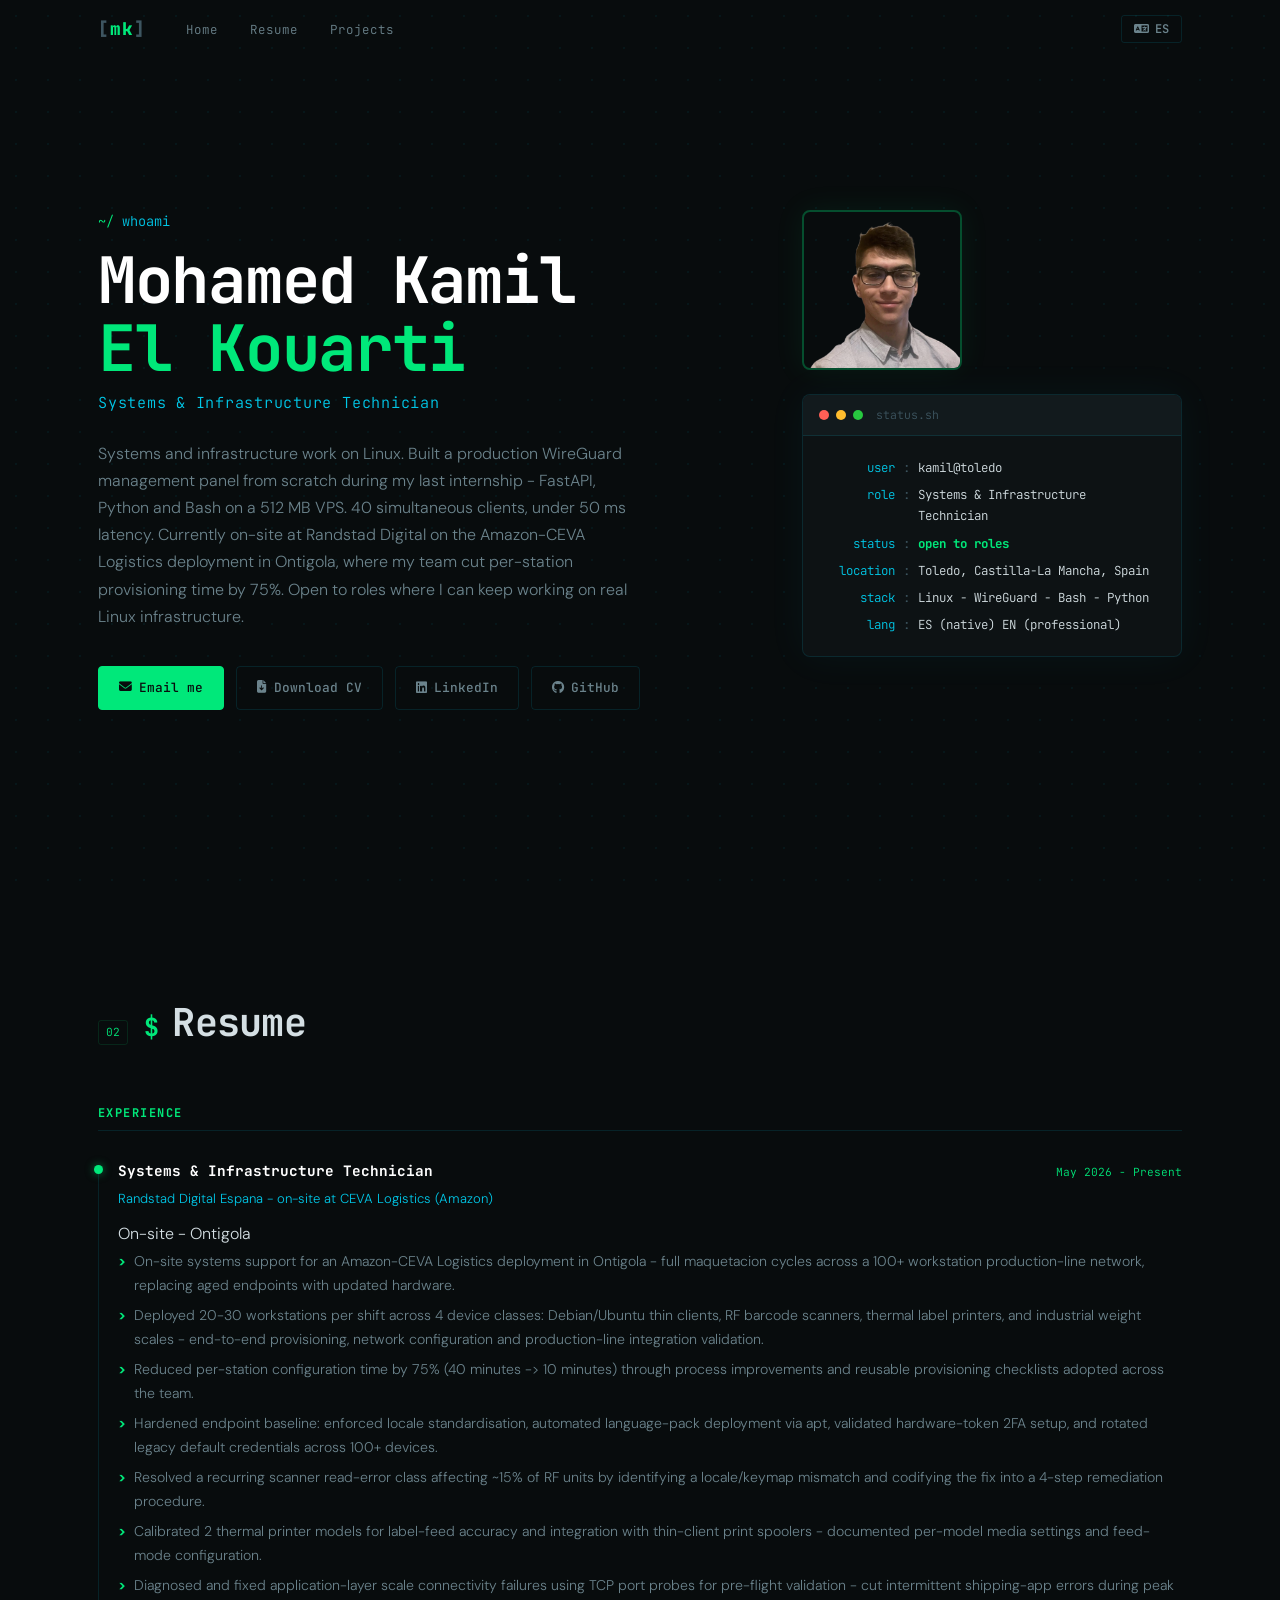
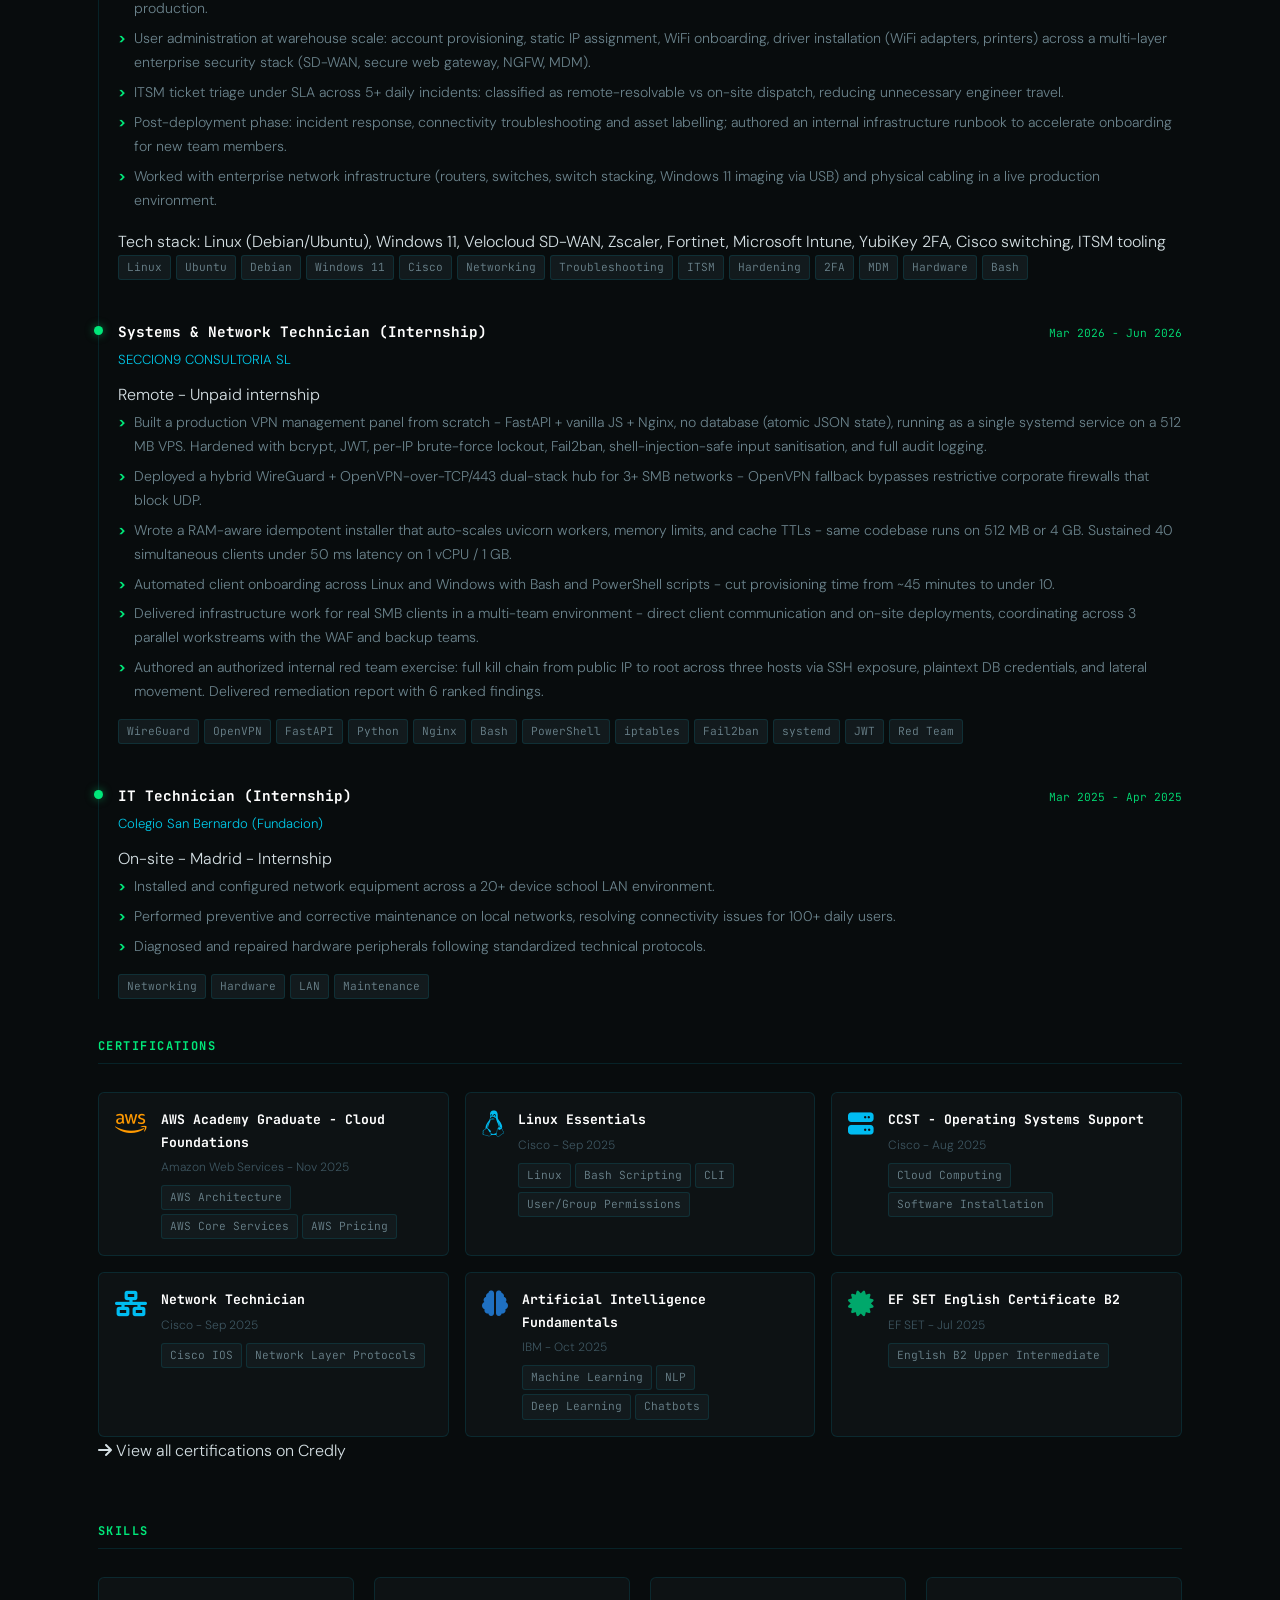
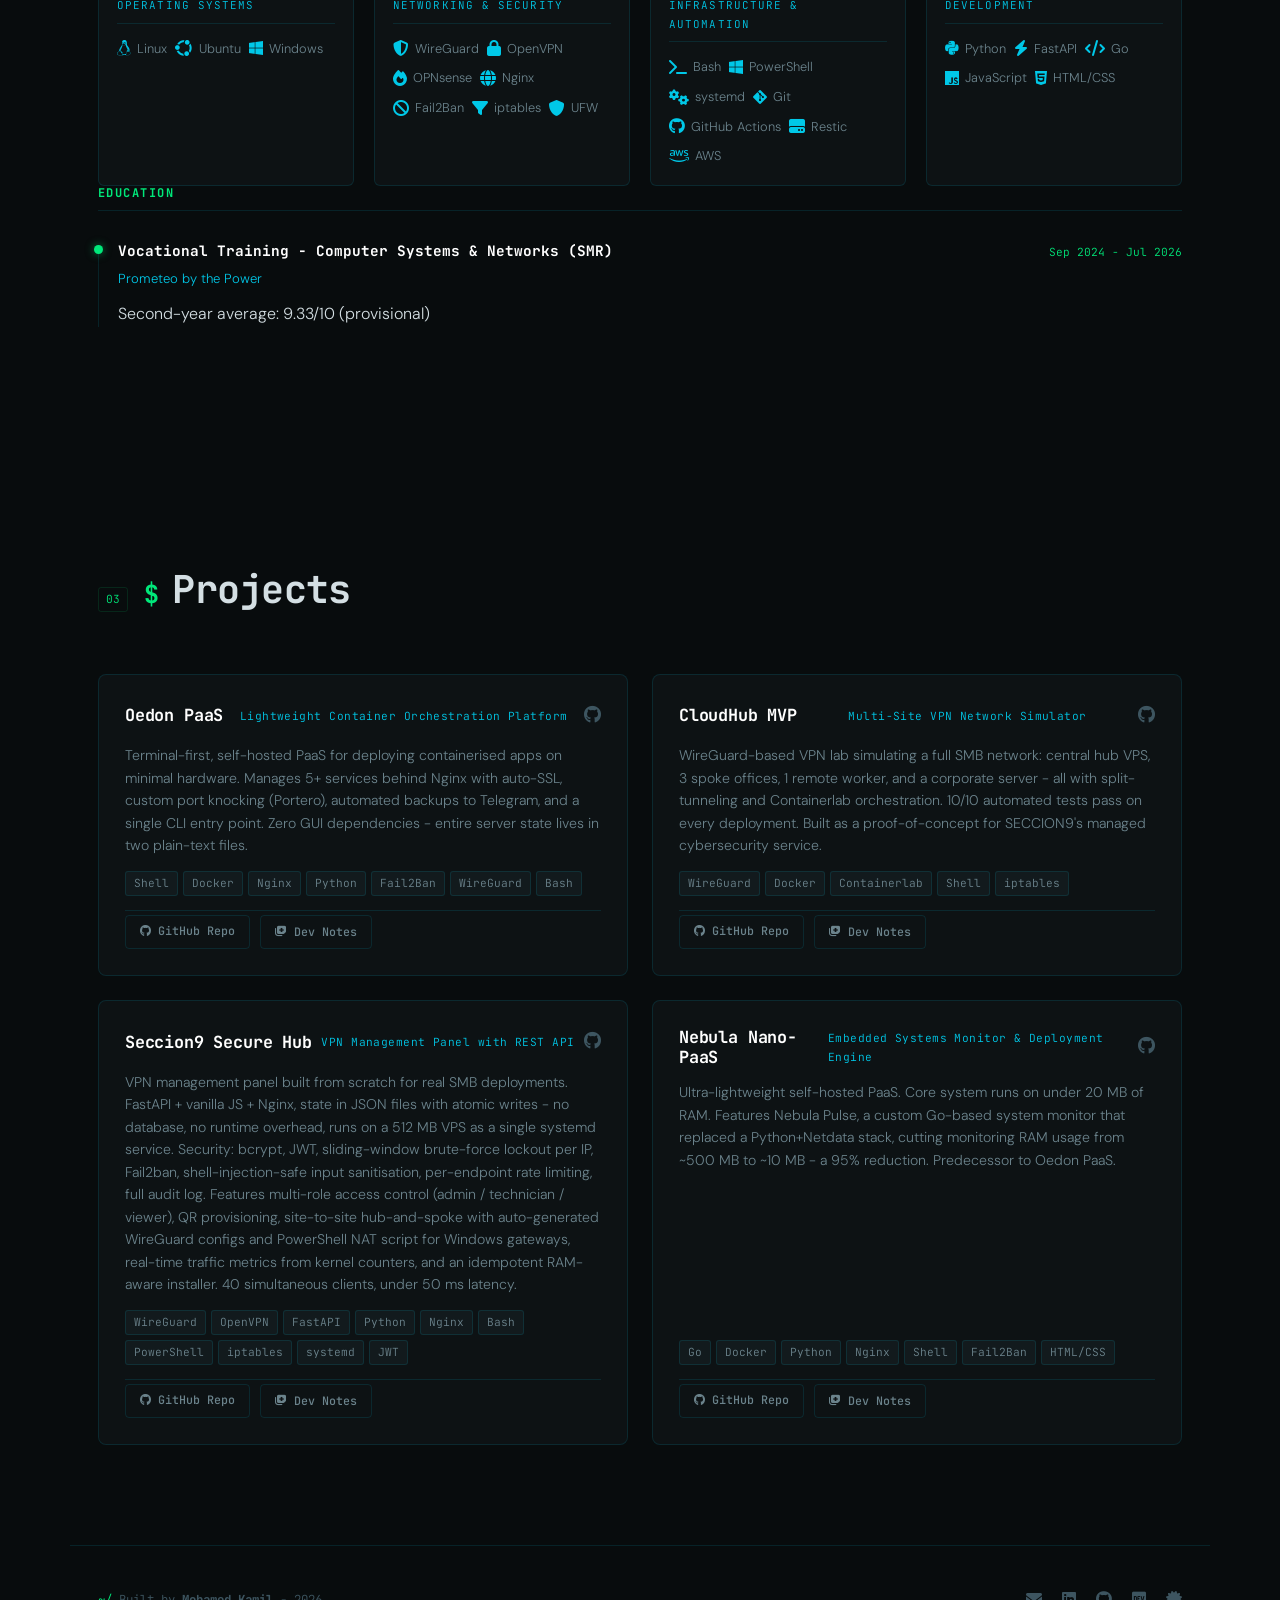
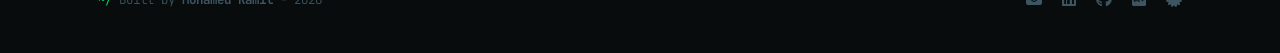
<file: index.html>
<!DOCTYPE html>
<html lang="en">
<head>
  <meta charset="UTF-8" />
  <meta name="viewport" content="width=device-width, initial-scale=1.0" />
  <title>Mohamed Kamil El Kouarti Mechhidan - Systems Technician | Toledo, Spain</title>
  <meta name="description" content="Portfolio of Mohamed Kamil El Kouarti Mechhidan - Systems Technician (SMR student) specializing in Linux, WireGuard, Bash, Python, FastAPI. Based in Toledo, Spain." />
  <meta property="og:title" content="Mohamed Kamil El Kouarti Mechhidan - Systems Technician" />
  <meta property="og:description" content="Systems Technician. Linux, WireGuard, Docker, Bash, Python. Toledo, Spain." />
  <meta property="og:type" content="website" />

  <meta name="author" content="Mohamed Kamil El Kouarti Mechhidan" />
  <meta name="google-site-verification" content="816b3b366f4fe226" />

  <!-- Favicon -->
  <link rel="icon" type="image/png" href="assets/favicon.png" />

  <!-- Fonts -->
  <link rel="preconnect" href="https://fonts.googleapis.com" />
  <link rel="preconnect" href="https://fonts.gstatic.com" crossorigin />
  <link href="https://fonts.googleapis.com/css2?family=JetBrains+Mono:wght@400;500;700;800&family=DM+Sans:ital,wght@0,300;0,400;0,500;1,300&display=swap" rel="stylesheet" />

  <!-- Icons -->
  <link rel="stylesheet" href="https://cdnjs.cloudflare.com/ajax/libs/font-awesome/6.5.0/css/all.min.css" />

  <link rel="stylesheet" href="styles.css" />
</head>
<body>

  <!-- ── NAVIGATION ─────────────────────────────────────────── -->
  <nav id="navbar">
    <div class="nav-inner">
      <a class="nav-logo" href="#home">
        <span class="logo-bracket">[</span>mk<span class="logo-bracket">]</span>
      </a>
      <ul class="nav-links">
        <li><a href="#home"   data-i18n="nav.home">Home</a></li>
        <li><a href="#resume" data-i18n="nav.resume">Resume</a></li>
        <li><a href="#projects" data-i18n="nav.projects">Projects</a></li>
      </ul>
      <button id="lang-toggle" aria-label="Toggle language">
        <i class="fa-solid fa-language"></i>
        <span id="lang-label">ES</span>
      </button>
    </div>
  </nav>

  <!-- ── HOME ───────────────────────────────────────────────── -->
  <section id="home">
    <div class="hero-grid">

      <div class="hero-text">
        <p class="hero-pre"><span class="prompt">~/</span> <span class="cmd" data-i18n="hero.greeting">whoami</span></p>
        <h1 class="hero-name">Mohamed Kamil<br /><span class="hero-surname">El Kouarti</span></h1>
        <p class="hero-role" data-i18n="hero.role">Systems Technician - SMR student</p>
        <p class="hero-bio" data-i18n="hero.bio"></p>

        <div class="hero-cta">
          <button class="btn btn-primary" id="email-copy-btn">
            <i class="fa-solid fa-envelope"></i>
            <span data-i18n="hero.cta.email">Email me</span>
          </button>
          <a class="btn btn-outline" id="cv-download-btn" href="assets/cv_en.pdf" download>
            <i class="fa-solid fa-file-arrow-down"></i>
            <span data-i18n="hero.cta.cv">Download CV</span>
          </a>
          <a class="btn btn-outline" href="https://www.linkedin.com/in/elkouarti/" target="_blank" rel="noopener">
            <i class="fa-brands fa-linkedin"></i>
            LinkedIn
          </a>
          <a class="btn btn-outline" href="https://github.com/MohamedKamil-hub" target="_blank" rel="noopener">
            <i class="fa-brands fa-github"></i>
            GitHub
          </a>
        </div>
      </div>

      <div class="hero-right">
        <!-- Profile photo -->
        <div class="hero-photo">
          <img src="assets/pfp.png" alt="Mohamed Kamil El Kouarti" loading="eager" />
        </div>

        <!-- Terminal status card -->
        <div class="hero-card">
          <div class="card-header">
            <span class="dot red"></span><span class="dot yellow"></span><span class="dot green"></span>
            <span class="card-title">status.sh</span>
          </div>
          <div class="card-body" id="status-terminal">
            <!-- filled by JS -->
          </div>
        </div>
      </div>

    </div>
  </section>

  <!-- ── RESUME ──────────────────────────────────────────────── -->
  <section id="resume">
    <div class="section-header">
      <span class="section-tag">02</span>
      <h2 data-i18n="resume.title">Resume</h2>
    </div>

    <!-- Experience (full width) -->
    <div class="resume-col resume-col-full">
      <h3 class="col-label" data-i18n="resume.exp">Experience</h3>
      <div class="timeline" id="timeline-exp">
        <!-- filled by JS -->
      </div>
    </div>

    <!-- Certifications -->
    <div class="certs-block">
      <h3 class="col-label" data-i18n="resume.certs">Certifications</h3>
      <div class="certs-grid" id="certs-grid">
        <!-- filled by JS -->
      </div>
      <p class="certs-more">
        <a id="credly-link" href="https://www.credly.com/users/mohamed-kamil-el-kouarti-mechhidan" target="_blank" rel="noopener">
          <i class="fa-solid fa-arrow-right"></i>
          <span data-i18n="resume.certs.more">View all certifications on Credly</span>
        </a>
      </p>
    </div>

    <!-- Skills -->
    <div class="skills-block">
      <h3 class="col-label" data-i18n="resume.skills">Skills</h3>
      <div class="skills-grid" id="skills-grid">
        <!-- filled by JS -->
      </div>
    </div>

    <!-- Education (moved below) -->
    <div class="edu-block">
      <h3 class="col-label" data-i18n="resume.edu">Education</h3>
      <div class="timeline" id="timeline-edu">
        <!-- filled by JS -->
      </div>
    </div>
  </section>

  <!-- ── PROJECTS ────────────────────────────────────────────── -->
  <section id="projects">
    <div class="section-header">
      <span class="section-tag">03</span>
      <h2 data-i18n="projects.title">Projects</h2>
    </div>
    <div class="projects-grid" id="projects-grid">
      <!-- filled by JS -->
    </div>
  </section>

  <!-- ── FOOTER ─────────────────────────────────────────────── -->
  <footer id="footer">
    <p>
      <span class="prompt">~/</span>
      <span data-i18n="footer.made">Built by</span>
      <strong>Mohamed Kamil</strong> - <span id="footer-year"></span>
    </p>
    <p class="footer-links">
      <a href="mailto:kouartimohamedkamil@gmail.com" title="Email"><i class="fa-solid fa-envelope"></i></a>
      <a href="https://www.linkedin.com/in/elkouarti/" target="_blank" rel="noopener" title="LinkedIn"><i class="fa-brands fa-linkedin"></i></a>
      <a href="https://github.com/MohamedKamil-hub" target="_blank" rel="noopener" title="GitHub"><i class="fa-brands fa-github"></i></a>
      <a href="https://dev.to/mohamedkamil" target="_blank" rel="noopener" title="dev.to"><i class="fa-brands fa-dev"></i></a>
      <a href="https://www.credly.com/users/mohamed-kamil-el-kouarti-mechhidan" target="_blank" rel="noopener" title="Credly"><i class="fa-solid fa-certificate"></i></a>
    </p>
  </footer>

  <!-- ── MODAL ──────────────────────────────────────────────── -->
  <div id="modal-overlay" class="modal-overlay hidden" role="dialog" aria-modal="true">
    <div class="modal-box">
      <div class="modal-header">
        <div class="modal-dots">
          <span class="dot red"></span><span class="dot yellow"></span><span class="dot green"></span>
        </div>
        <span class="modal-title-text" id="modal-title"></span>
        <button class="modal-close" id="modal-close" aria-label="Close">
          <i class="fa-solid fa-xmark"></i>
        </button>
      </div>
      <div class="modal-body" id="modal-body">
        <!-- filled by JS -->
      </div>
    </div>
  </div>

  <!-- ── TOAST ──────────────────────────────────────────────── -->
  <div id="toast" class="toast" aria-live="polite"></div>

  <script src="data.js"></script>
  <script src="main.js"></script>
</body>
</html>
</file>
<file: styles.css>
/* ─────────────────────────────────────────────────────────────
   styles.css  —  Terminal-clean portfolio
   Theme: Deep dark + phosphor green accents + cyan secondaries
   Fonts: JetBrains Mono (headers/accents) + DM Sans (body)
───────────────────────────────────────────────────────────── */

/* ── Reset & Base ──────────────────────────────────────────── */
*, *::before, *::after { box-sizing: border-box; margin: 0; padding: 0; }

:root {
  /* Core palette */
  --bg:         #080c0d;
  --bg-1:       #0d1214;
  --bg-2:       #121a1d;
  --bg-3:       #172024;

  /* Accents */
  --green:      #00e87a;
  --green-dim:  rgba(0, 232, 122, 0.12);
  --cyan:       #00c8e8;
  --cyan-dim:   rgba(0, 200, 232, 0.1);
  --amber:      #f0a500;

  /* Text */
  --text:       #d4dfe3;
  --text-muted: #6b838c;
  --text-dim:   #3d5560;

  /* Borders */
  --border:     rgba(0, 200, 232, 0.12);
  --border-hi:  rgba(0, 232, 122, 0.3);

  /* Typography */
  --font-mono:  'JetBrains Mono', 'Fira Code', monospace;
  --font-body:  'DM Sans', 'Inter', sans-serif;

  /* Spacing */
  --max-w:      1140px;
  --section-py: 100px;
}

html { scroll-behavior: smooth; font-size: 16px; }

body {
  background: var(--bg);
  color: var(--text);
  font-family: var(--font-body);
  font-weight: 300;
  line-height: 1.7;
  overflow-x: hidden;
}

/* Subtle dot-grid background */
body::before {
  content: '';
  position: fixed;
  inset: 0;
  background-image:
    radial-gradient(circle, rgba(0,200,232,0.06) 1px, transparent 1px);
  background-size: 32px 32px;
  pointer-events: none;
  z-index: 0;
}

section, nav, footer { position: relative; z-index: 1; }

a { color: inherit; text-decoration: none; }
ul { list-style: none; }

/* ── Typography ───────────────────────────────────────────── */
h1, h2, h3, h4 {
  font-family: var(--font-mono);
  font-weight: 700;
  line-height: 1.2;
  letter-spacing: -0.02em;
}

code {
  font-family: var(--font-mono);
  font-size: 0.85em;
  color: var(--green);
  background: var(--green-dim);
  padding: 1px 5px;
  border-radius: 3px;
}

/* ── Scrollbar ────────────────────────────────────────────── */
::-webkit-scrollbar { width: 6px; }
::-webkit-scrollbar-track { background: var(--bg); }
::-webkit-scrollbar-thumb { background: var(--border-hi); border-radius: 3px; }

/* ── Utility ──────────────────────────────────────────────── */
.prompt { color: var(--green); font-family: var(--font-mono); }
.cmd    { color: var(--cyan);  font-family: var(--font-mono); }

.tag {
  display: inline-block;
  padding: 2px 8px;
  font-family: var(--font-mono);
  font-size: 0.7rem;
  background: var(--bg-2);
  border: 1px solid var(--border);
  border-radius: 3px;
  color: var(--text-muted);
  transition: border-color 0.2s, color 0.2s;
}
.tag:hover { border-color: var(--green); color: var(--green); }

/* ── Buttons ──────────────────────────────────────────────── */
.btn {
  display: inline-flex;
  align-items: center;
  gap: 7px;
  padding: 10px 20px;
  font-family: var(--font-mono);
  font-size: 0.8rem;
  font-weight: 500;
  border-radius: 4px;
  border: 1px solid transparent;
  cursor: pointer;
  transition: all 0.2s ease;
  white-space: nowrap;
}

.btn-primary {
  background: var(--green);
  color: var(--bg);
  border-color: var(--green);
}
.btn-primary:hover {
  background: transparent;
  color: var(--green);
  box-shadow: 0 0 16px rgba(0,232,122,0.25);
}

.btn-outline {
  background: transparent;
  color: var(--text-muted);
  border-color: var(--border);
}
.btn-outline:hover {
  border-color: var(--cyan);
  color: var(--cyan);
  box-shadow: 0 0 12px rgba(0,200,232,0.15);
}

.btn-accent {
  background: transparent;
  color: var(--text-muted);
  border: 1px solid var(--border);
}
.btn-accent:hover {
  border-color: var(--amber);
  color: var(--amber);
  box-shadow: 0 0 12px rgba(240,165,0,0.15);
}

.btn-sm { padding: 6px 14px; font-size: 0.73rem; }

/* ── Scroll reveal ────────────────────────────────────────── */
.project-card,
.cert-card,
.timeline-item,
.skill-group {
  opacity: 0;
  transform: translateY(20px);
  transition: opacity 0.5s ease, transform 0.5s ease;
}
.project-card.revealed,
.cert-card.revealed,
.timeline-item.revealed,
.skill-group.revealed {
  opacity: 1;
  transform: none;
}

/* ── NAVIGATION ───────────────────────────────────────────── */
#navbar {
  position: fixed;
  top: 0; left: 0; right: 0;
  z-index: 100;
  height: 58px;
  background: transparent;
  transition: background 0.3s, border-bottom 0.3s;
}
#navbar.scrolled {
  background: rgba(8, 12, 13, 0.92);
  backdrop-filter: blur(12px);
  border-bottom: 1px solid var(--border);
}

.nav-inner {
  max-width: var(--max-w);
  margin: auto;
  height: 100%;
  padding: 0 28px;
  display: flex;
  align-items: center;
  gap: 40px;
}

.nav-logo {
  font-family: var(--font-mono);
  font-weight: 800;
  font-size: 1.1rem;
  color: var(--green);
  letter-spacing: 0.05em;
}
.logo-bracket { color: var(--text-dim); }

.nav-links {
  display: flex;
  gap: 32px;
  flex: 1;
}
.nav-links a {
  font-family: var(--font-mono);
  font-size: 0.78rem;
  color: var(--text-muted);
  letter-spacing: 0.08em;
  transition: color 0.2s;
  position: relative;
}
.nav-links a::after {
  content: '';
  position: absolute;
  bottom: -3px; left: 0; right: 0;
  height: 1px;
  background: var(--green);
  transform: scaleX(0);
  transition: transform 0.2s;
}
.nav-links a:hover,
.nav-links a.active { color: var(--green); }
.nav-links a.active::after,
.nav-links a:hover::after { transform: scaleX(1); }

#lang-toggle {
  margin-left: auto;
  display: flex;
  align-items: center;
  gap: 6px;
  padding: 5px 12px;
  font-family: var(--font-mono);
  font-size: 0.75rem;
  font-weight: 600;
  background: transparent;
  border: 1px solid var(--border);
  border-radius: 3px;
  color: var(--text-muted);
  cursor: pointer;
  transition: all 0.2s;
}
#lang-toggle:hover {
  border-color: var(--cyan);
  color: var(--cyan);
}

/* ── SECTION HEADERS ──────────────────────────────────────── */
.section-header {
  display: flex;
  align-items: baseline;
  gap: 16px;
  margin-bottom: 60px;
}
.section-tag {
  font-family: var(--font-mono);
  font-size: 0.7rem;
  color: var(--green);
  border: 1px solid var(--green-dim);
  padding: 2px 7px;
  border-radius: 3px;
}
.section-header h2 {
  font-size: clamp(1.6rem, 4vw, 2.4rem);
  color: var(--text);
}
.section-header h2::before {
  content: '$ ';
  color: var(--green);
  font-size: 0.65em;
}

/* ── HOME ─────────────────────────────────────────────────── */
#home {
  min-height: 100vh;
  padding: 120px 28px var(--section-py);
  max-width: var(--max-w);
  margin: auto;
  display: flex;
  flex-direction: column;
  justify-content: center;
}

.hero-grid {
  display: grid;
  grid-template-columns: 1fr 380px;
  gap: 60px;
  align-items: start;
}

/* Typed-in animation for hero text */
.hero-pre {
  font-family: var(--font-mono);
  font-size: 0.85rem;
  color: var(--text-muted);
  margin-bottom: 14px;
  animation: fadeSlideUp 0.5s ease both;
}

.hero-name {
  font-size: clamp(2.4rem, 6vw, 4rem);
  color: #fff;
  line-height: 1.05;
  margin-bottom: 8px;
  animation: fadeSlideUp 0.5s 0.1s ease both;
}
.hero-surname {
  color: var(--green);
  display: block;
}

.hero-role {
  font-family: var(--font-mono);
  font-size: 0.95rem;
  color: var(--cyan);
  letter-spacing: 0.05em;
  margin-bottom: 24px;
  animation: fadeSlideUp 0.5s 0.2s ease both;
}

.hero-bio {
  font-size: 1rem;
  color: var(--text-muted);
  max-width: 540px;
  margin-bottom: 36px;
  animation: fadeSlideUp 0.5s 0.3s ease both;
}

.hero-cta {
  display: flex;
  flex-wrap: wrap;
  gap: 12px;
  animation: fadeSlideUp 0.5s 0.4s ease both;
}

/* ── Hero right column: photo + terminal ──────────────────── */
.hero-right {
  display: flex;
  flex-direction: column;
  gap: 24px;
  animation: fadeSlideUp 0.5s 0.5s ease both;
}

/* Profile photo */
.hero-photo {
  width: 160px;
  height: 160px;
  border-radius: 8px;
  overflow: hidden;
  border: 2px solid var(--border-hi);
  box-shadow: 0 0 30px rgba(0,232,122,0.08);
  transition: border-color 0.3s, box-shadow 0.3s;
}
.hero-photo:hover {
  border-color: var(--green);
  box-shadow: 0 0 40px rgba(0,232,122,0.15);
}
.hero-photo img {
  width: 100%;
  height: 100%;
  object-fit: cover;
  display: block;
  filter: grayscale(20%);
  transition: filter 0.3s;
}
.hero-photo:hover img {
  filter: grayscale(0%);
}

/* ── Terminal status card ──────────────────────────────────── */
.hero-card {
  background: var(--bg-1);
  border: 1px solid var(--border);
  border-radius: 8px;
  overflow: hidden;
  box-shadow: 0 0 40px rgba(0,200,232,0.05);
  transition: border-color 0.3s, box-shadow 0.3s;
}
.hero-card:hover {
  border-color: var(--border-hi);
  box-shadow: 0 0 40px rgba(0,232,122,0.08);
}

.card-header {
  display: flex;
  align-items: center;
  gap: 7px;
  padding: 10px 16px;
  background: var(--bg-2);
  border-bottom: 1px solid var(--border);
}
.dot {
  width: 10px; height: 10px;
  border-radius: 50%;
}
.dot.red    { background: #ff5f56; }
.dot.yellow { background: #ffbd2e; }
.dot.green  { background: #27c93f; }

.card-title {
  font-family: var(--font-mono);
  font-size: 0.72rem;
  color: var(--text-dim);
  margin-left: 6px;
}

.card-body {
  padding: 18px 20px;
}

.term-line {
  display: flex;
  gap: 8px;
  font-family: var(--font-mono);
  font-size: 0.78rem;
  padding: 3px 0;
  opacity: 0;
  animation: termReveal 0.3s ease forwards;
}
.term-key {
  color: var(--cyan);
  min-width: 72px;
  text-align: right;
}
.term-sep { color: var(--text-dim); }
.term-val {
  color: var(--text);
  word-break: break-word;
}
.term-highlight {
  color: var(--green);
  font-weight: 700;
}

/* ── RESUME ───────────────────────────────────────────────── */
#resume {
  padding: var(--section-py) 28px;
  max-width: var(--max-w);
  margin: auto;
}

.resume-grid {
  display: grid;
  grid-template-columns: 1fr 1fr;
  gap: 60px;
  margin-bottom: 70px;
}

.col-label {
  font-family: var(--font-mono);
  font-size: 0.75rem;
  color: var(--green);
  letter-spacing: 0.12em;
  text-transform: uppercase;
  margin-bottom: 28px;
  padding-bottom: 10px;
  border-bottom: 1px solid var(--border);
}

/* Timeline */
.timeline { position: relative; padding-left: 20px; }
.timeline::before {
  content: '';
  position: absolute;
  left: 0; top: 6px; bottom: 0;
  width: 1px;
  background: var(--border);
}

.timeline-item {
  position: relative;
  margin-bottom: 40px;
}
.tl-dot {
  position: absolute;
  left: -24px; top: 6px;
  width: 9px; height: 9px;
  border-radius: 50%;
  background: var(--green);
  box-shadow: 0 0 8px rgba(0,232,122,0.5);
}

.tl-head {
  display: flex;
  justify-content: space-between;
  align-items: baseline;
  flex-wrap: wrap;
  gap: 4px;
  margin-bottom: 4px;
}
.tl-role {
  font-family: var(--font-mono);
  font-weight: 700;
  font-size: 0.9rem;
  color: #fff;
}
.tl-period {
  font-family: var(--font-mono);
  font-size: 0.7rem;
  color: var(--green);
}
.tl-org {
  display: block;
  font-size: 0.82rem;
  color: var(--cyan);
  margin-bottom: 10px;
}
.tl-bullets {
  padding-left: 0;
  margin-bottom: 12px;
}
.tl-bullets li {
  font-size: 0.88rem;
  color: var(--text-muted);
  padding: 3px 0 3px 16px;
  position: relative;
}
.tl-bullets li::before {
  content: '>';
  position: absolute;
  left: 0;
  color: var(--green);
  font-weight: 700;
}
.tl-tags { display: flex; flex-wrap: wrap; gap: 5px; }

/* ── Certifications ───────────────────────────────────────── */
.certs-block { margin-bottom: 60px; }
.certs-grid {
  display: grid;
  grid-template-columns: repeat(auto-fill, minmax(300px, 1fr));
  gap: 16px;
}

.cert-card {
  display: flex;
  align-items: flex-start;
  gap: 14px;
  padding: 16px;
  background: var(--bg-1);
  border: 1px solid var(--border);
  border-radius: 6px;
  transition: border-color 0.25s, box-shadow 0.25s, transform 0.25s;
}
.cert-card:hover {
  border-color: var(--cert-color, var(--green));
  box-shadow: 0 0 20px rgba(0,200,232,0.08);
  transform: translateY(-2px);
}
.cert-icon {
  font-size: 1.6rem;
  color: var(--cert-color, var(--green));
  flex-shrink: 0;
  margin-top: 2px;
}
.cert-info { flex: 1; min-width: 0; }
.cert-name {
  display: block;
  font-family: var(--font-mono);
  font-size: 0.82rem;
  font-weight: 700;
  color: #fff;
  margin-bottom: 3px;
}
.cert-issuer {
  display: block;
  font-size: 0.75rem;
  color: var(--text-dim);
  margin-bottom: 8px;
}
.cert-skills { display: flex; flex-wrap: wrap; gap: 4px; }

/* ── Skills ───────────────────────────────────────────────── */
.skills-block {}
.skills-grid {
  display: grid;
  grid-template-columns: repeat(auto-fill, minmax(240px, 1fr));
  gap: 20px;
}
.skill-group {
  padding: 18px;
  background: var(--bg-1);
  border: 1px solid var(--border);
  border-radius: 6px;
  transition: border-color 0.25s;
}
.skill-group:hover { border-color: var(--cyan-dim); }

.skill-group-label {
  display: block;
  font-family: var(--font-mono);
  font-size: 0.68rem;
  color: var(--cyan);
  letter-spacing: 0.1em;
  text-transform: uppercase;
  margin-bottom: 14px;
  padding-bottom: 8px;
  border-bottom: 1px solid var(--border);
}
.skill-items { display: flex; flex-wrap: wrap; gap: 8px; }
.skill-item {
  display: flex;
  align-items: center;
  gap: 6px;
  font-size: 0.8rem;
  color: var(--text-muted);
  transition: color 0.2s;
}
.skill-item:hover { color: var(--green); }
.skill-item i { font-size: 1rem; color: var(--cyan); }

/* ── PROJECTS ─────────────────────────────────────────────── */
#projects {
  padding: var(--section-py) 28px;
  max-width: var(--max-w);
  margin: auto;
}

.projects-grid {
  display: grid;
  grid-template-columns: repeat(auto-fill, minmax(480px, 1fr));
  gap: 24px;
}

.project-card {
  background: var(--bg-1);
  border: 1px solid var(--border);
  border-radius: 8px;
  padding: 26px;
  display: flex;
  flex-direction: column;
  gap: 14px;
  transition: border-color 0.25s, box-shadow 0.25s, transform 0.25s;
}
.project-card:hover {
  border-color: var(--border-hi);
  box-shadow: 0 0 30px rgba(0,232,122,0.06);
  transform: translateY(-2px);
}

.proj-header { display: flex; flex-direction: column; gap: 4px; }
.proj-title-row {
  display: flex;
  justify-content: space-between;
  align-items: center;
}
.proj-name {
  font-size: 1.05rem;
  color: #fff;
  letter-spacing: -0.01em;
}
.proj-subtitle {
  display: block;
  font-family: var(--font-mono);
  font-size: 0.7rem;
  color: var(--cyan);
  letter-spacing: 0.04em;
  margin-top: 2px;
}
.proj-icon-link {
  font-size: 1.1rem;
  color: var(--text-dim);
  transition: color 0.2s;
}
.proj-icon-link:hover { color: var(--green); }

.proj-desc {
  font-size: 0.88rem;
  color: var(--text-muted);
  line-height: 1.6;
  flex: 1;
}
.proj-tags {
  display: flex;
  flex-wrap: wrap;
  gap: 5px;
}
.proj-footer {
  display: flex;
  gap: 10px;
  padding-top: 4px;
  border-top: 1px solid var(--border);
  flex-wrap: wrap;
}

/* ── MODAL ────────────────────────────────────────────────── */
.modal-overlay {
  position: fixed;
  inset: 0;
  background: rgba(0,0,0,0.75);
  backdrop-filter: blur(6px);
  z-index: 200;
  display: flex;
  align-items: center;
  justify-content: center;
  padding: 20px;
  opacity: 0;
  transition: opacity 0.25s;
}
.modal-overlay.hidden { pointer-events: none; opacity: 0; }
.modal-overlay.visible { opacity: 1; pointer-events: all; }

.modal-box {
  background: var(--bg-1);
  border: 1px solid var(--border-hi);
  border-radius: 10px;
  width: 100%;
  max-width: 720px;
  max-height: 85vh;
  display: flex;
  flex-direction: column;
  box-shadow: 0 0 60px rgba(0,232,122,0.1);
  transform: translateY(-10px);
  transition: transform 0.25s;
}
.modal-overlay.visible .modal-box { transform: none; }

.modal-header {
  display: flex;
  align-items: center;
  gap: 10px;
  padding: 12px 18px;
  background: var(--bg-2);
  border-bottom: 1px solid var(--border);
  border-radius: 10px 10px 0 0;
  flex-shrink: 0;
}
.modal-dots { display: flex; gap: 6px; flex-shrink: 0; }
.modal-title-text {
  font-family: var(--font-mono);
  font-size: 0.78rem;
  color: var(--text-muted);
  flex: 1;
  text-align: center;
}
.modal-close {
  background: none;
  border: none;
  color: var(--text-dim);
  cursor: pointer;
  font-size: 1rem;
  transition: color 0.2s;
  flex-shrink: 0;
  padding: 4px;
}
.modal-close:hover { color: var(--text); }

.modal-body {
  padding: 28px 32px;
  overflow-y: auto;
  flex: 1;
}

.notes-content h3 {
  font-size: 1rem;
  color: var(--green);
  margin: 24px 0 10px;
  font-family: var(--font-mono);
}
.notes-content h3:first-child { margin-top: 0; }
.notes-content h4 {
  font-size: 0.88rem;
  color: var(--cyan);
  margin: 16px 0 6px;
}
.notes-content p {
  font-size: 0.9rem;
  color: var(--text-muted);
  margin-bottom: 10px;
  line-height: 1.7;
}
.notes-content strong { color: var(--text); font-weight: 500; }
.notes-content ul {
  padding-left: 0;
  margin-bottom: 10px;
}
.notes-content li {
  font-size: 0.88rem;
  color: var(--text-muted);
  padding: 3px 0 3px 18px;
  position: relative;
}
.notes-content li::before {
  content: '>';
  position: absolute;
  left: 0;
  color: var(--amber);
  font-weight: 700;
}

/* ── FOOTER ───────────────────────────────────────────────── */
#footer {
  padding: 40px 28px;
  max-width: var(--max-w);
  margin: auto;
  border-top: 1px solid var(--border);
  display: flex;
  justify-content: space-between;
  align-items: center;
  flex-wrap: wrap;
  gap: 16px;
}
#footer p {
  font-family: var(--font-mono);
  font-size: 0.78rem;
  color: var(--text-dim);
}
.footer-links {
  display: flex;
  gap: 20px;
}
.footer-links a {
  font-size: 1rem;
  color: var(--text-dim);
  transition: color 0.2s;
}
.footer-links a:hover { color: var(--green); }

/* ── ANIMATIONS ───────────────────────────────────────────── */
@keyframes fadeSlideUp {
  from { opacity: 0; transform: translateY(18px); }
  to   { opacity: 1; transform: none; }
}

@keyframes termReveal {
  from { opacity: 0; transform: translateX(-6px); }
  to   { opacity: 1; transform: none; }
}

/* ── TOAST ────────────────────────────────────────────────── */
.toast {
  position: fixed;
  bottom: 28px;
  left: 50%;
  transform: translateX(-50%) translateY(16px);
  background: var(--bg-2);
  border: 1px solid var(--border-hi);
  color: var(--green);
  font-family: var(--font-mono);
  font-size: 0.78rem;
  padding: 10px 20px;
  border-radius: 5px;
  white-space: nowrap;
  opacity: 0;
  pointer-events: none;
  transition: opacity 0.25s, transform 0.25s;
  z-index: 300;
  box-shadow: 0 0 20px rgba(0,232,122,0.15);
}
.toast.visible {
  opacity: 1;
  transform: translateX(-50%) translateY(0);
}

/* ── RESPONSIVE ───────────────────────────────────────────── */
@media (max-width: 900px) {
  .hero-grid {
    grid-template-columns: 1fr;
  }
  .hero-right {
    flex-direction: row;
    align-items: flex-start;
    flex-wrap: wrap;
  }
  .hero-photo {
    width: 120px;
    height: 120px;
  }
  .hero-card { flex: 1; min-width: 280px; }
  .resume-grid { grid-template-columns: 1fr; gap: 40px; }
  .projects-grid { grid-template-columns: 1fr; }
}

@media (max-width: 600px) {
  :root { --section-py: 70px; }

  .nav-links { gap: 20px; }
  .nav-inner { padding: 0 18px; gap: 20px; }

  .hero-name { font-size: 2rem; }

  #home { padding: 100px 18px 70px; }
  #resume, #projects { padding: var(--section-py) 18px; }

  .hero-right { flex-direction: column; }
  .hero-photo { width: 100px; height: 100px; }

  .modal-body { padding: 20px; }
  .certs-grid { grid-template-columns: 1fr; }
  .skills-grid { grid-template-columns: 1fr 1fr; }
}

@media (max-width: 400px) {
  .nav-links { display: none; }
  .skills-grid { grid-template-columns: 1fr; }
}
</file>
